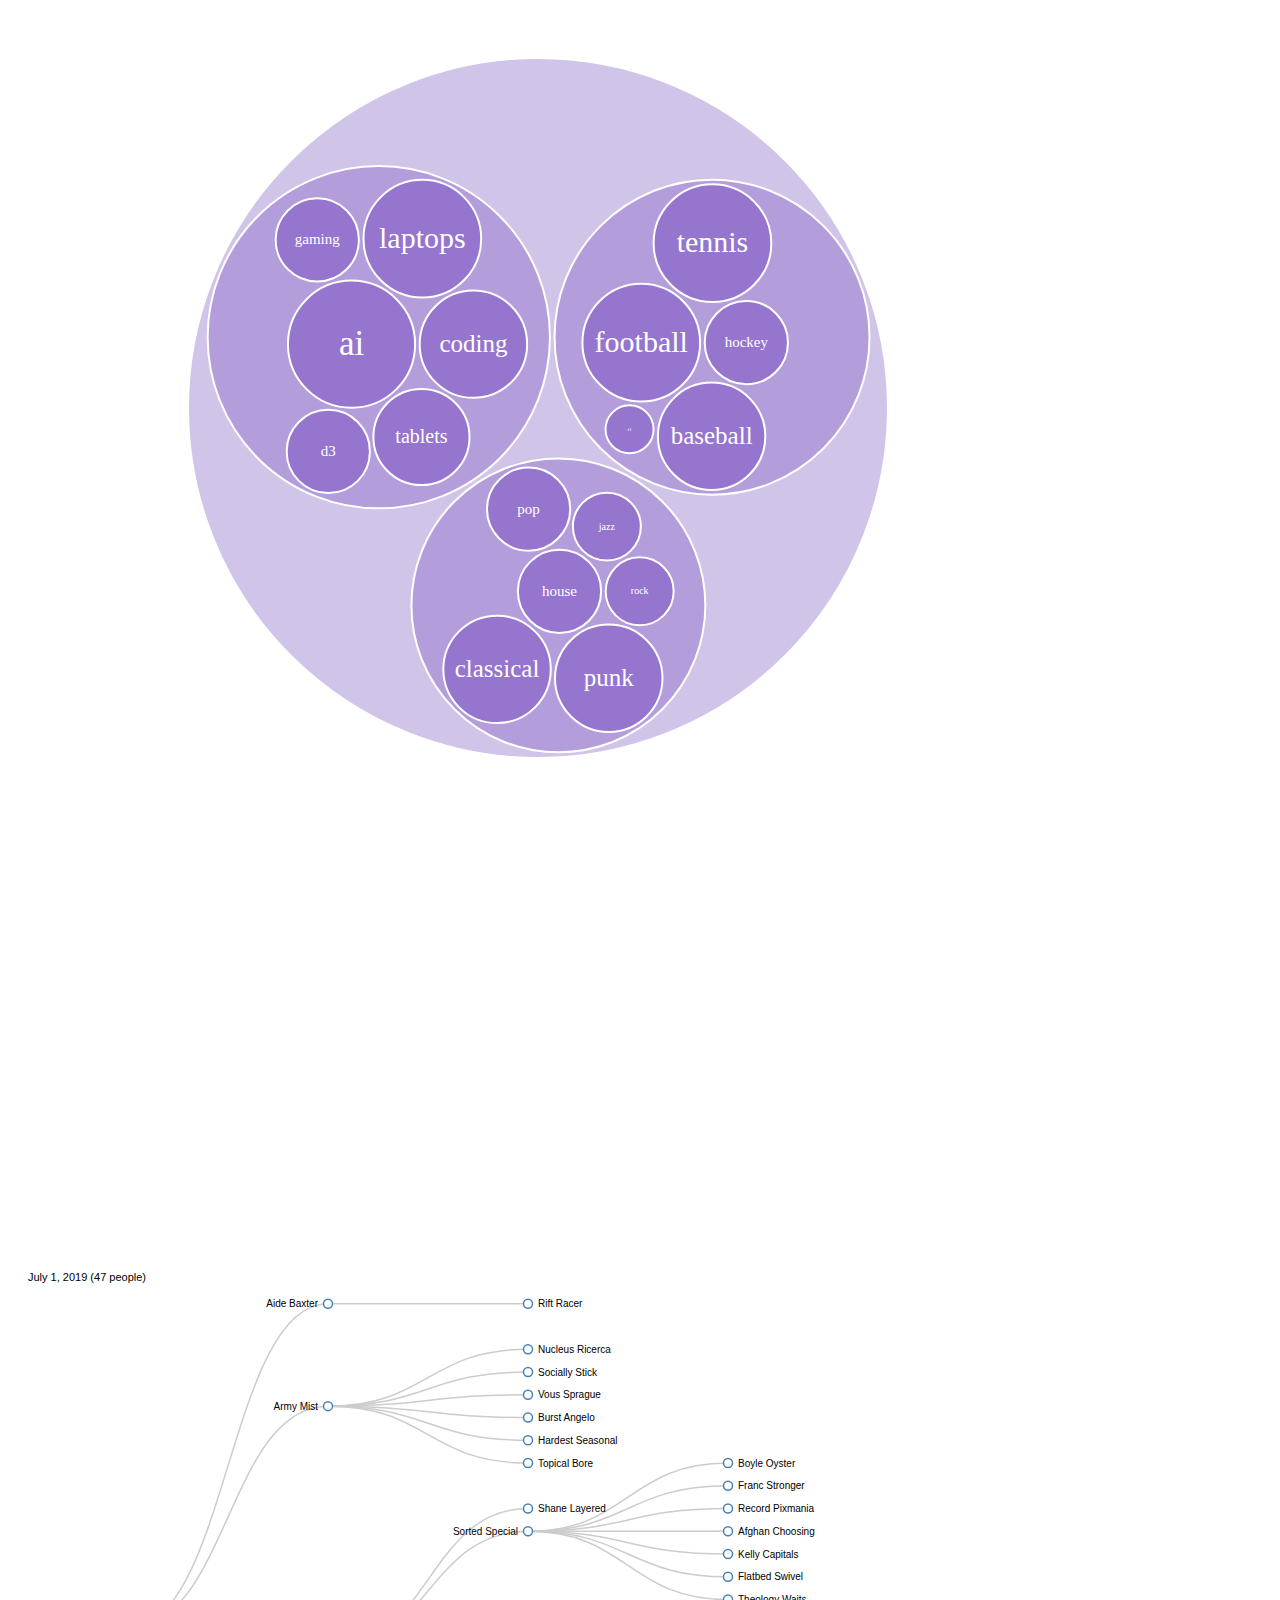
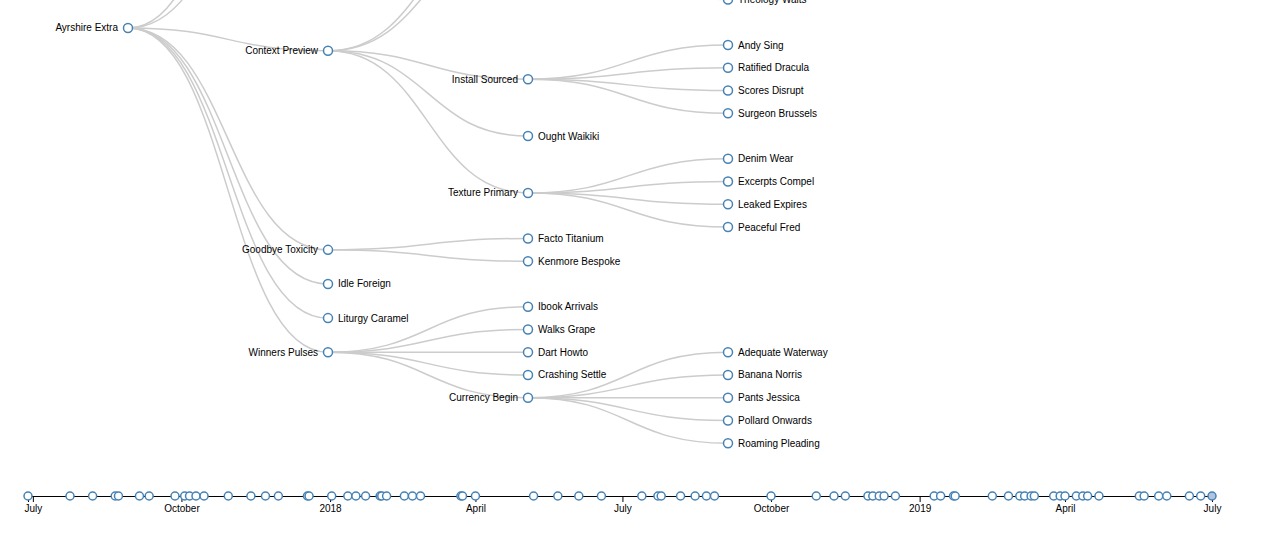
<file: index.html>
<!DOCTYPE html>
<html lang="en">
<head>
    <meta charset="UTF-8">
    <meta name="viewport" content="width=device-width, initial-scale=1.0">
    <link rel="stylesheet" href="content/style.css" />    
    <title>Document</title>
</head>
<body id="chart">

    <div class="canvas">
    </div>

    <div id="my_dataviz"></div>

    <script src="js/d3.v7.min.js"></script>
    <script src="js/index.js"></script>
    <script src="js/org_history.js"></script>
    <script src="js/orgchart.js"></script>
    <script src="js/treemap.js"></script>
    
</body>
</html>
</file>
<file: content/style.css>
svg { background: #ffffff; }

.node {
  cursor: pointer;
}

.node circle {
  fill: #fff;
  stroke: steelblue;
  stroke-width: 1.5px;
}

.tick circle {
  fill: #fff;
  stroke: steelblue;
  stroke-width: 1.5px;
}

.node text {
  font: 10px sans-serif;
}

.link {
  fill: none;
  stroke: #ccc;
  stroke-width: 1.5px;
}

.datelabel {
  font: 11px sans-serif;
}
</file>
